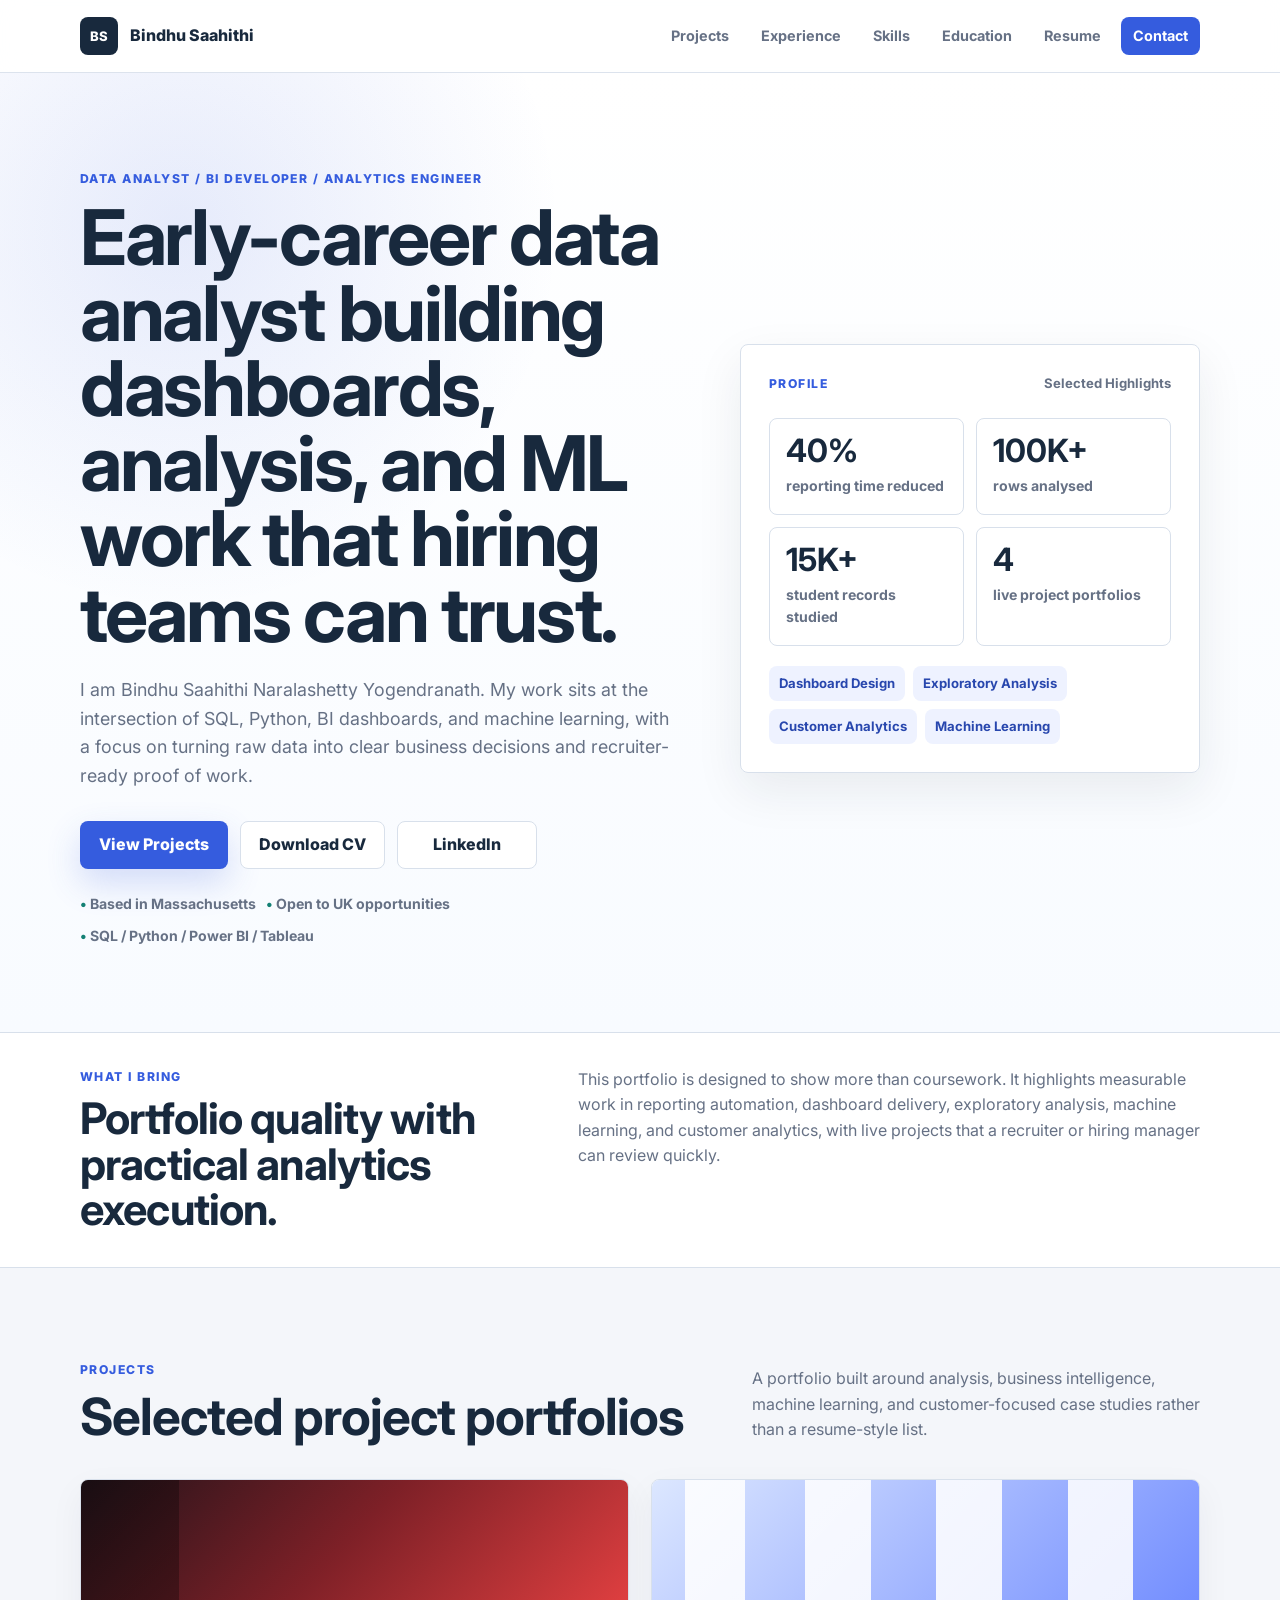
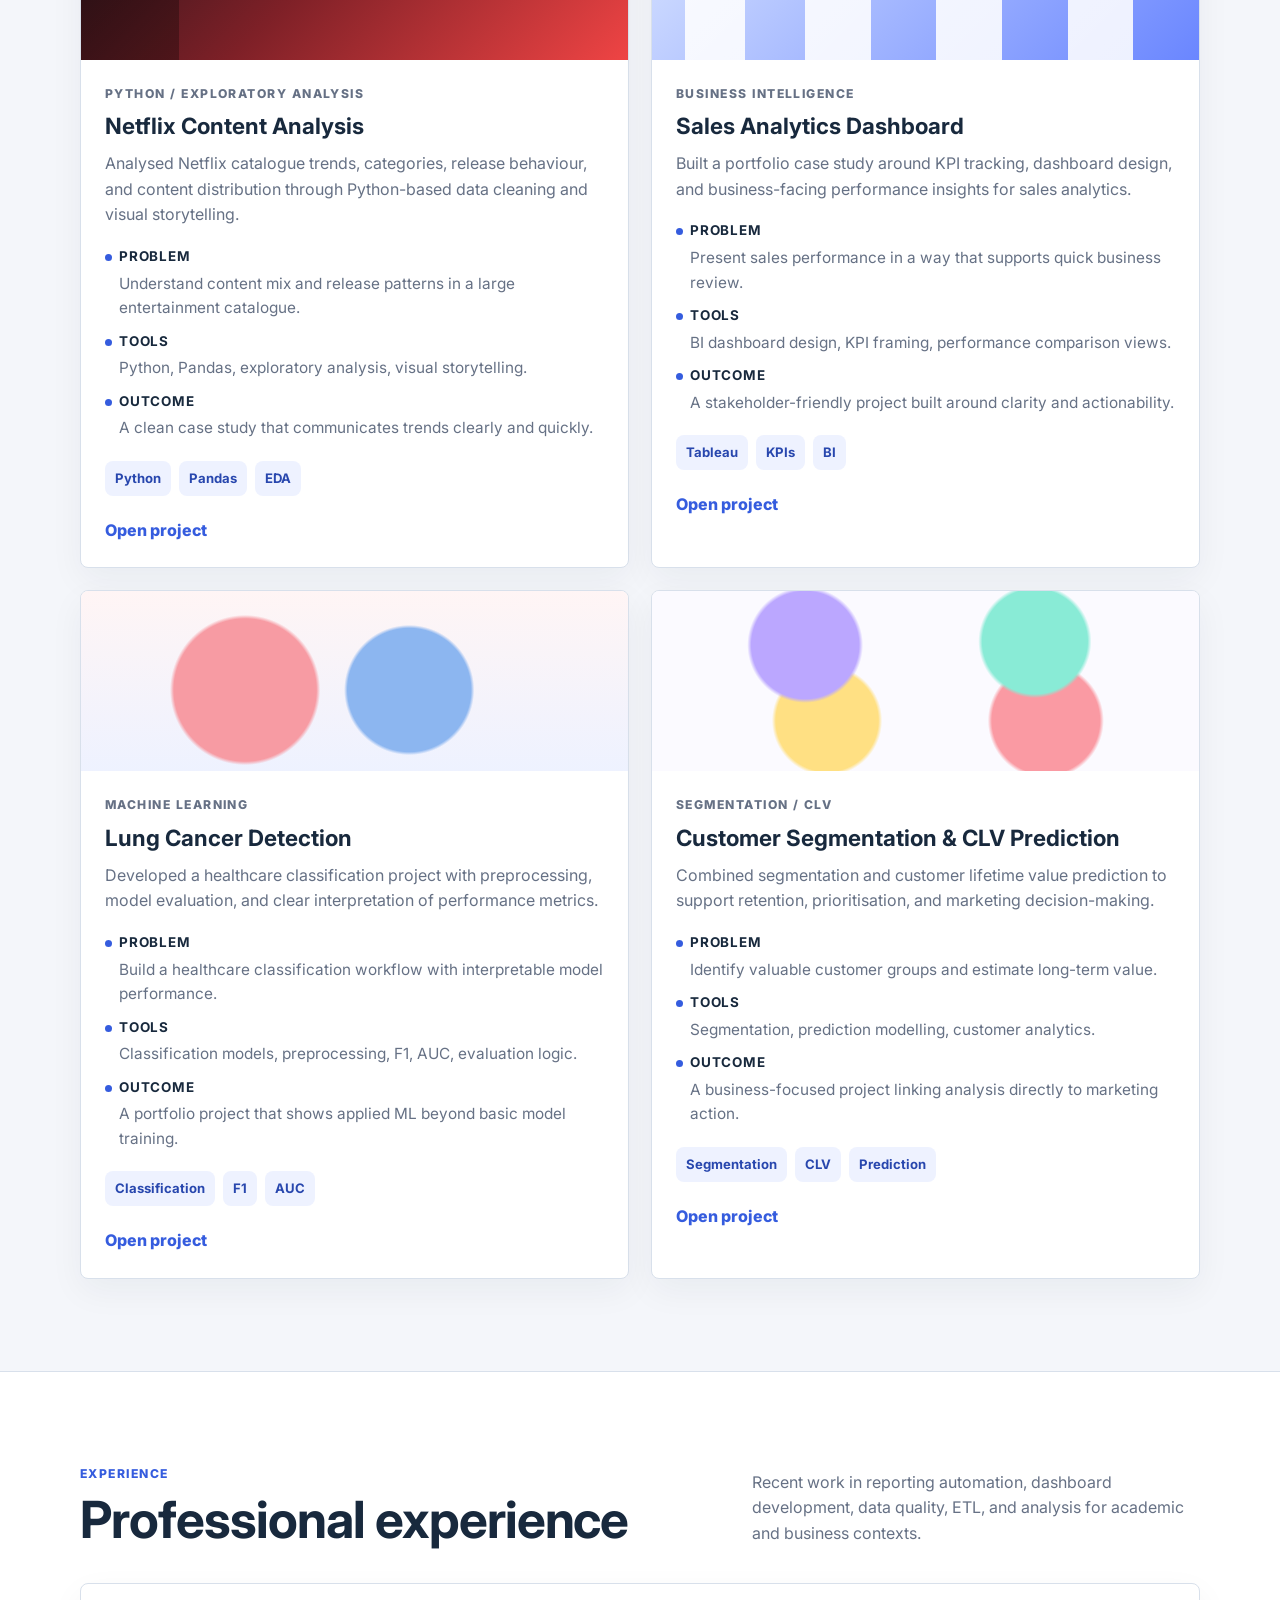
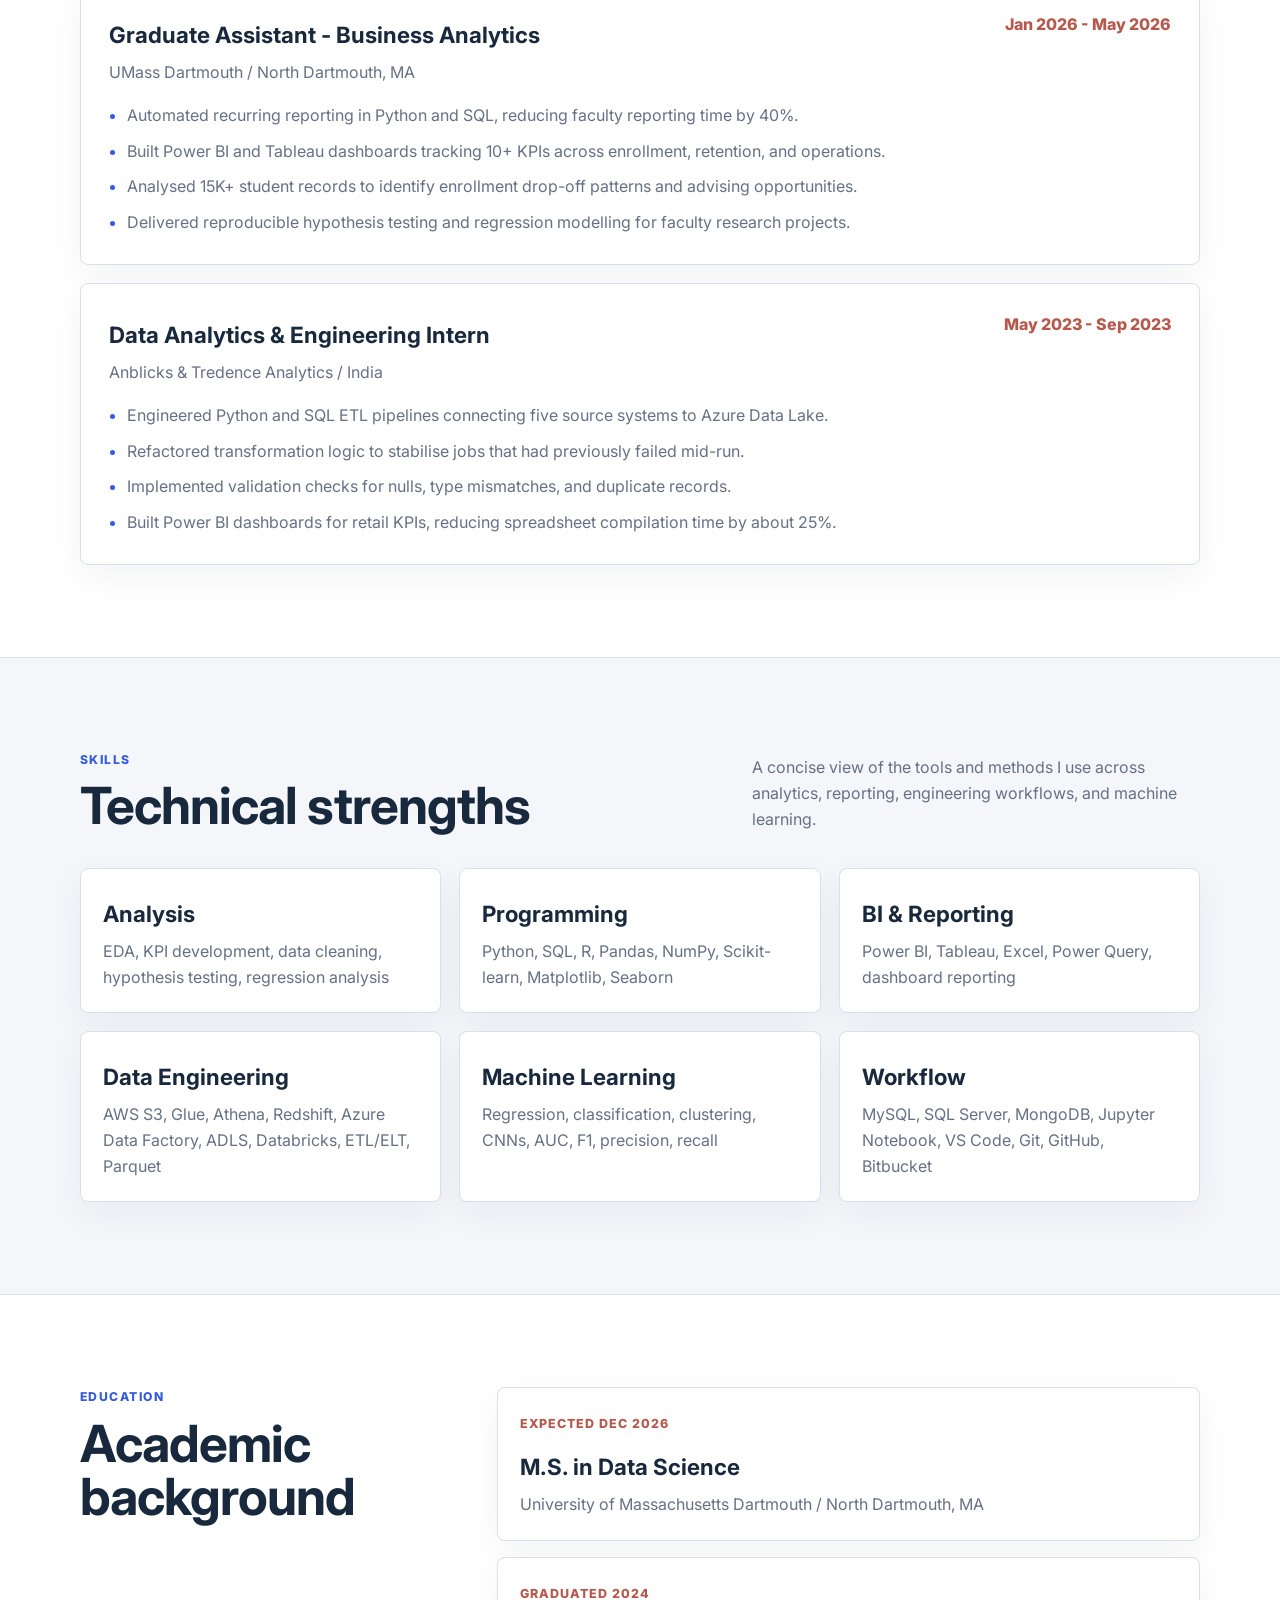
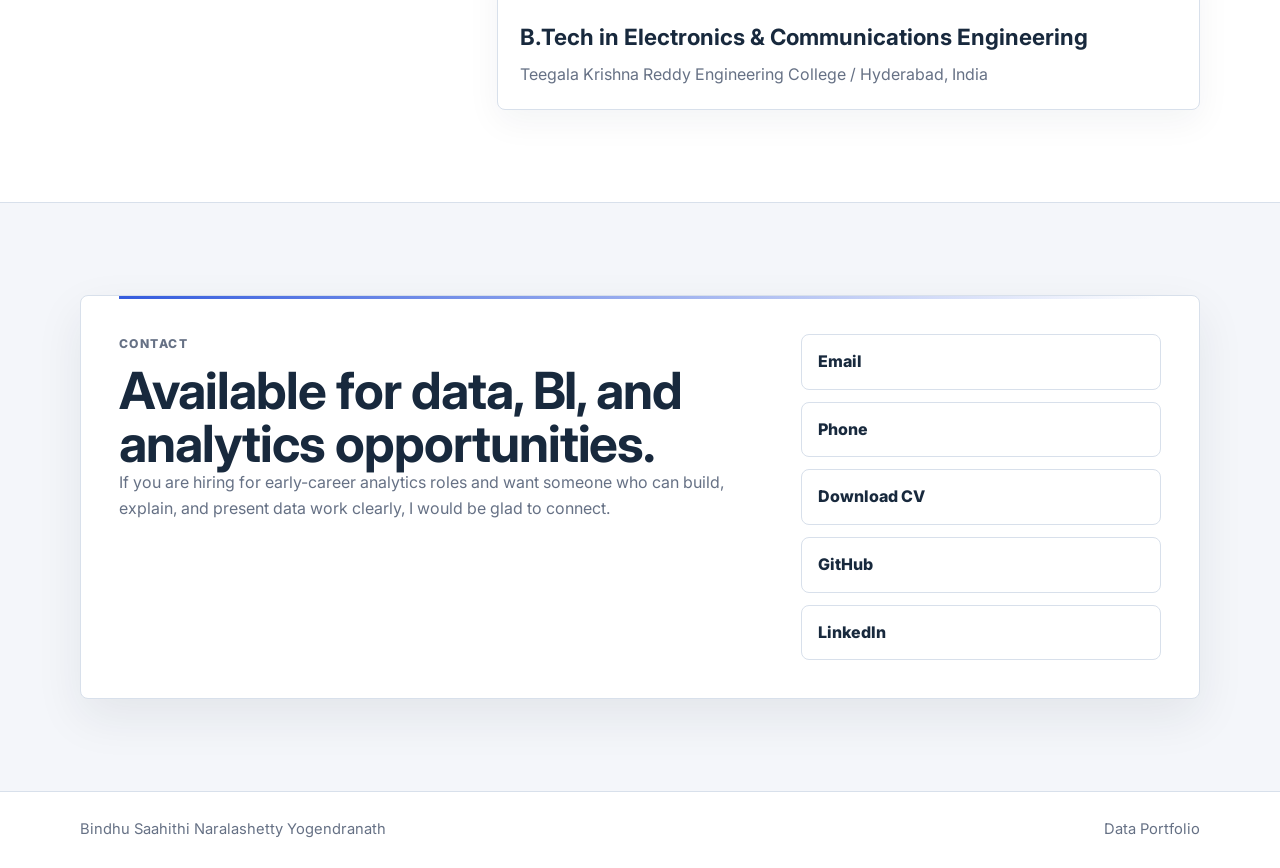
<file: index.html>
<!DOCTYPE html>
<html lang="en">
<head>
  <meta charset="UTF-8" />
  <meta name="viewport" content="width=device-width, initial-scale=1.0" />
  <meta
    name="description"
    content="Portfolio for Bindhu Saahithi Naralashetty Yogendranath, a data analyst focused on BI dashboards, SQL, Python, machine learning, and customer analytics."
  />
  <title>Bindhu Saahithi | Portfolio</title>
  <link rel="preconnect" href="https://fonts.googleapis.com" />
  <link rel="preconnect" href="https://fonts.gstatic.com" crossorigin />
  <link href="https://fonts.googleapis.com/css2?family=Inter:wght@400;500;600;700;800&display=swap" rel="stylesheet" />
  <link rel="stylesheet" href="style.css" />
</head>
<body>
  <header class="site-header">
    <nav class="container nav" aria-label="Primary navigation">
      <a class="brand" href="#top" aria-label="Bindhu Saahithi home">
        <span class="brand-mark">BS</span>
        <span>Bindhu Saahithi</span>
      </a>

      <ul class="nav-links">
        <li><a href="#projects">Projects</a></li>
        <li><a href="#experience">Experience</a></li>
        <li><a href="#skills">Skills</a></li>
        <li><a href="#education">Education</a></li>
        <li><a href="resume.html">Resume</a></li>
        <li><a class="nav-cta" href="#contact">Contact</a></li>
      </ul>
    </nav>
  </header>

  <main id="top">
    <section class="hero">
      <div class="container hero-grid">
        <div class="hero-copy">
          <p class="eyebrow">Data Analyst / BI Developer / Analytics Engineer</p>
          <h1>Early-career data analyst building dashboards, analysis, and ML work that hiring teams can trust.</h1>
          <p class="hero-subtitle">
            I am Bindhu Saahithi Naralashetty Yogendranath. My work sits at the intersection of
            SQL, Python, BI dashboards, and machine learning, with a focus on turning raw data
            into clear business decisions and recruiter-ready proof of work.
          </p>

          <div class="hero-actions">
            <a class="button primary" href="#projects">View Projects</a>
            <a class="button secondary" href="Bindhu_Saahithi_CV.pdf" download>Download CV</a>
            <a class="button secondary" href="https://www.linkedin.com/in/bindhu-saahithi-naralashetty-yogendranath/" target="_blank" rel="noreferrer">LinkedIn</a>
          </div>

          <div class="hero-notes">
            <span>Based in Massachusetts</span>
            <span>Open to UK opportunities</span>
            <span>SQL / Python / Power BI / Tableau</span>
          </div>
        </div>

        <aside class="hero-panel" aria-label="Portfolio summary">
          <div class="hero-panel-top">
            <p class="eyebrow">Profile</p>
            <span>Selected Highlights</span>
          </div>

          <div class="hero-stats">
            <article>
              <strong>40%</strong>
              <span>reporting time reduced</span>
            </article>
            <article>
              <strong>100K+</strong>
              <span>rows analysed</span>
            </article>
            <article>
              <strong>15K+</strong>
              <span>student records studied</span>
            </article>
            <article>
              <strong>4</strong>
              <span>live project portfolios</span>
            </article>
          </div>

          <div class="hero-areas">
            <span>Dashboard Design</span>
            <span>Exploratory Analysis</span>
            <span>Customer Analytics</span>
            <span>Machine Learning</span>
          </div>
        </aside>
      </div>
    </section>

    <section class="intro-band">
      <div class="container intro-grid">
        <div>
          <p class="eyebrow">What I Bring</p>
          <h2>Portfolio quality with practical analytics execution.</h2>
        </div>
        <p>
          This portfolio is designed to show more than coursework. It highlights measurable work in
          reporting automation, dashboard delivery, exploratory analysis, machine learning, and customer
          analytics, with live projects that a recruiter or hiring manager can review quickly.
        </p>
      </div>
    </section>

    <section id="projects" class="section">
      <div class="container">
        <div class="section-head">
          <div>
            <p class="eyebrow">Projects</p>
            <h2>Selected project portfolios</h2>
          </div>
          <p>
            A portfolio built around analysis, business intelligence, machine learning,
            and customer-focused case studies rather than a resume-style list.
          </p>
        </div>

        <div class="project-grid">
          <article class="project-card">
            <div class="project-visual netflix-visual" aria-hidden="true"></div>
            <div class="project-body">
              <p class="project-label">Python / Exploratory Analysis</p>
              <h3>Netflix Content Analysis</h3>
              <p>
                Analysed Netflix catalogue trends, categories, release behaviour, and content distribution
                through Python-based data cleaning and visual storytelling.
              </p>
              <div class="project-points">
                <p><strong>Problem</strong><span>Understand content mix and release patterns in a large entertainment catalogue.</span></p>
                <p><strong>Tools</strong><span>Python, Pandas, exploratory analysis, visual storytelling.</span></p>
                <p><strong>Outcome</strong><span>A clean case study that communicates trends clearly and quickly.</span></p>
              </div>
              <div class="project-tags">
                <span>Python</span>
                <span>Pandas</span>
                <span>EDA</span>
              </div>
              <a href="https://bindhusaahithi.github.io/Netflix-Analysis/" target="_blank" rel="noreferrer">Open project</a>
            </div>
          </article>

          <article class="project-card">
            <div class="project-visual sales-visual" aria-hidden="true"></div>
            <div class="project-body">
              <p class="project-label">Business Intelligence</p>
              <h3>Sales Analytics Dashboard</h3>
              <p>
                Built a portfolio case study around KPI tracking, dashboard design, and business-facing
                performance insights for sales analytics.
              </p>
              <div class="project-points">
                <p><strong>Problem</strong><span>Present sales performance in a way that supports quick business review.</span></p>
                <p><strong>Tools</strong><span>BI dashboard design, KPI framing, performance comparison views.</span></p>
                <p><strong>Outcome</strong><span>A stakeholder-friendly project built around clarity and actionability.</span></p>
              </div>
              <div class="project-tags">
                <span>Tableau</span>
                <span>KPIs</span>
                <span>BI</span>
              </div>
              <a href="https://bindhusaahithi.github.io/Sales-Analytics/" target="_blank" rel="noreferrer">Open project</a>
            </div>
          </article>

          <article class="project-card">
            <div class="project-visual lung-visual" aria-hidden="true"></div>
            <div class="project-body">
              <p class="project-label">Machine Learning</p>
              <h3>Lung Cancer Detection</h3>
              <p>
                Developed a healthcare classification project with preprocessing, model evaluation,
                and clear interpretation of performance metrics.
              </p>
              <div class="project-points">
                <p><strong>Problem</strong><span>Build a healthcare classification workflow with interpretable model performance.</span></p>
                <p><strong>Tools</strong><span>Classification models, preprocessing, F1, AUC, evaluation logic.</span></p>
                <p><strong>Outcome</strong><span>A portfolio project that shows applied ML beyond basic model training.</span></p>
              </div>
              <div class="project-tags">
                <span>Classification</span>
                <span>F1</span>
                <span>AUC</span>
              </div>
              <a href="https://bindhusaahithi.github.io/Lung-cancer-detection/" target="_blank" rel="noreferrer">Open project</a>
            </div>
          </article>

          <article class="project-card">
            <div class="project-visual customer-visual" aria-hidden="true"></div>
            <div class="project-body">
              <p class="project-label">Segmentation / CLV</p>
              <h3>Customer Segmentation & CLV Prediction</h3>
              <p>
                Combined segmentation and customer lifetime value prediction to support retention,
                prioritisation, and marketing decision-making.
              </p>
              <div class="project-points">
                <p><strong>Problem</strong><span>Identify valuable customer groups and estimate long-term value.</span></p>
                <p><strong>Tools</strong><span>Segmentation, prediction modelling, customer analytics.</span></p>
                <p><strong>Outcome</strong><span>A business-focused project linking analysis directly to marketing action.</span></p>
              </div>
              <div class="project-tags">
                <span>Segmentation</span>
                <span>CLV</span>
                <span>Prediction</span>
              </div>
              <a href="https://bindhusaahithi.github.io/Customer-Segmentation-Customer-Lifetime-Value-Prediction/" target="_blank" rel="noreferrer">Open project</a>
            </div>
          </article>
        </div>
      </div>
    </section>

    <section id="experience" class="section section-alt">
      <div class="container">
        <div class="section-head">
          <div>
            <p class="eyebrow">Experience</p>
            <h2>Professional experience</h2>
          </div>
          <p>
            Recent work in reporting automation, dashboard development, data quality, ETL,
            and analysis for academic and business contexts.
          </p>
        </div>

        <div class="experience-list">
          <article class="experience-card">
            <div class="experience-top">
              <div>
                <h3>Graduate Assistant - Business Analytics</h3>
                <p>UMass Dartmouth / North Dartmouth, MA</p>
              </div>
              <span>Jan 2026 - May 2026</span>
            </div>
            <ul>
              <li>Automated recurring reporting in Python and SQL, reducing faculty reporting time by 40%.</li>
              <li>Built Power BI and Tableau dashboards tracking 10+ KPIs across enrollment, retention, and operations.</li>
              <li>Analysed 15K+ student records to identify enrollment drop-off patterns and advising opportunities.</li>
              <li>Delivered reproducible hypothesis testing and regression modelling for faculty research projects.</li>
            </ul>
          </article>

          <article class="experience-card">
            <div class="experience-top">
              <div>
                <h3>Data Analytics & Engineering Intern</h3>
                <p>Anblicks & Tredence Analytics / India</p>
              </div>
              <span>May 2023 - Sep 2023</span>
            </div>
            <ul>
              <li>Engineered Python and SQL ETL pipelines connecting five source systems to Azure Data Lake.</li>
              <li>Refactored transformation logic to stabilise jobs that had previously failed mid-run.</li>
              <li>Implemented validation checks for nulls, type mismatches, and duplicate records.</li>
              <li>Built Power BI dashboards for retail KPIs, reducing spreadsheet compilation time by about 25%.</li>
            </ul>
          </article>
        </div>
      </div>
    </section>

    <section id="skills" class="section">
      <div class="container">
        <div class="section-head">
          <div>
            <p class="eyebrow">Skills</p>
            <h2>Technical strengths</h2>
          </div>
          <p>
            A concise view of the tools and methods I use across analytics, reporting,
            engineering workflows, and machine learning.
          </p>
        </div>

        <div class="skills-grid">
          <article>
            <h3>Analysis</h3>
            <p>EDA, KPI development, data cleaning, hypothesis testing, regression analysis</p>
          </article>
          <article>
            <h3>Programming</h3>
            <p>Python, SQL, R, Pandas, NumPy, Scikit-learn, Matplotlib, Seaborn</p>
          </article>
          <article>
            <h3>BI & Reporting</h3>
            <p>Power BI, Tableau, Excel, Power Query, dashboard reporting</p>
          </article>
          <article>
            <h3>Data Engineering</h3>
            <p>AWS S3, Glue, Athena, Redshift, Azure Data Factory, ADLS, Databricks, ETL/ELT, Parquet</p>
          </article>
          <article>
            <h3>Machine Learning</h3>
            <p>Regression, classification, clustering, CNNs, AUC, F1, precision, recall</p>
          </article>
          <article>
            <h3>Workflow</h3>
            <p>MySQL, SQL Server, MongoDB, Jupyter Notebook, VS Code, Git, GitHub, Bitbucket</p>
          </article>
        </div>
      </div>
    </section>

    <section id="education" class="section section-alt">
      <div class="container education-grid">
        <div class="section-head">
          <div>
            <p class="eyebrow">Education</p>
            <h2>Academic background</h2>
          </div>
        </div>
        <div class="education-list">
          <article>
            <span>Expected Dec 2026</span>
            <h3>M.S. in Data Science</h3>
            <p>University of Massachusetts Dartmouth / North Dartmouth, MA</p>
          </article>
          <article>
            <span>Graduated 2024</span>
            <h3>B.Tech in Electronics & Communications Engineering</h3>
            <p>Teegala Krishna Reddy Engineering College / Hyderabad, India</p>
          </article>
        </div>
      </div>
    </section>

    <section id="contact" class="section">
      <div class="container contact-panel">
        <div>
          <p class="eyebrow">Contact</p>
          <h2>Available for data, BI, and analytics opportunities.</h2>
          <p>
            If you are hiring for early-career analytics roles and want someone who can build,
            explain, and present data work clearly, I would be glad to connect.
          </p>
        </div>
        <div class="contact-links">
          <a href="mailto:bbindhusaahithi@gmail.com">Email</a>
          <a href="tel:+15086173979">Phone</a>
          <a href="Bindhu_Saahithi_CV.pdf" download>Download CV</a>
          <a href="https://github.com/bindhusaahithi" target="_blank" rel="noreferrer">GitHub</a>
          <a href="https://www.linkedin.com/in/bindhu-saahithi-naralashetty-yogendranath/" target="_blank" rel="noreferrer">LinkedIn</a>
        </div>
      </div>
    </section>
  </main>

  <footer class="site-footer">
    <div class="container footer-inner">
      <p>Bindhu Saahithi Naralashetty Yogendranath</p>
      <p>Data Portfolio</p>
    </div>
  </footer>
</body>
</html>
</file>
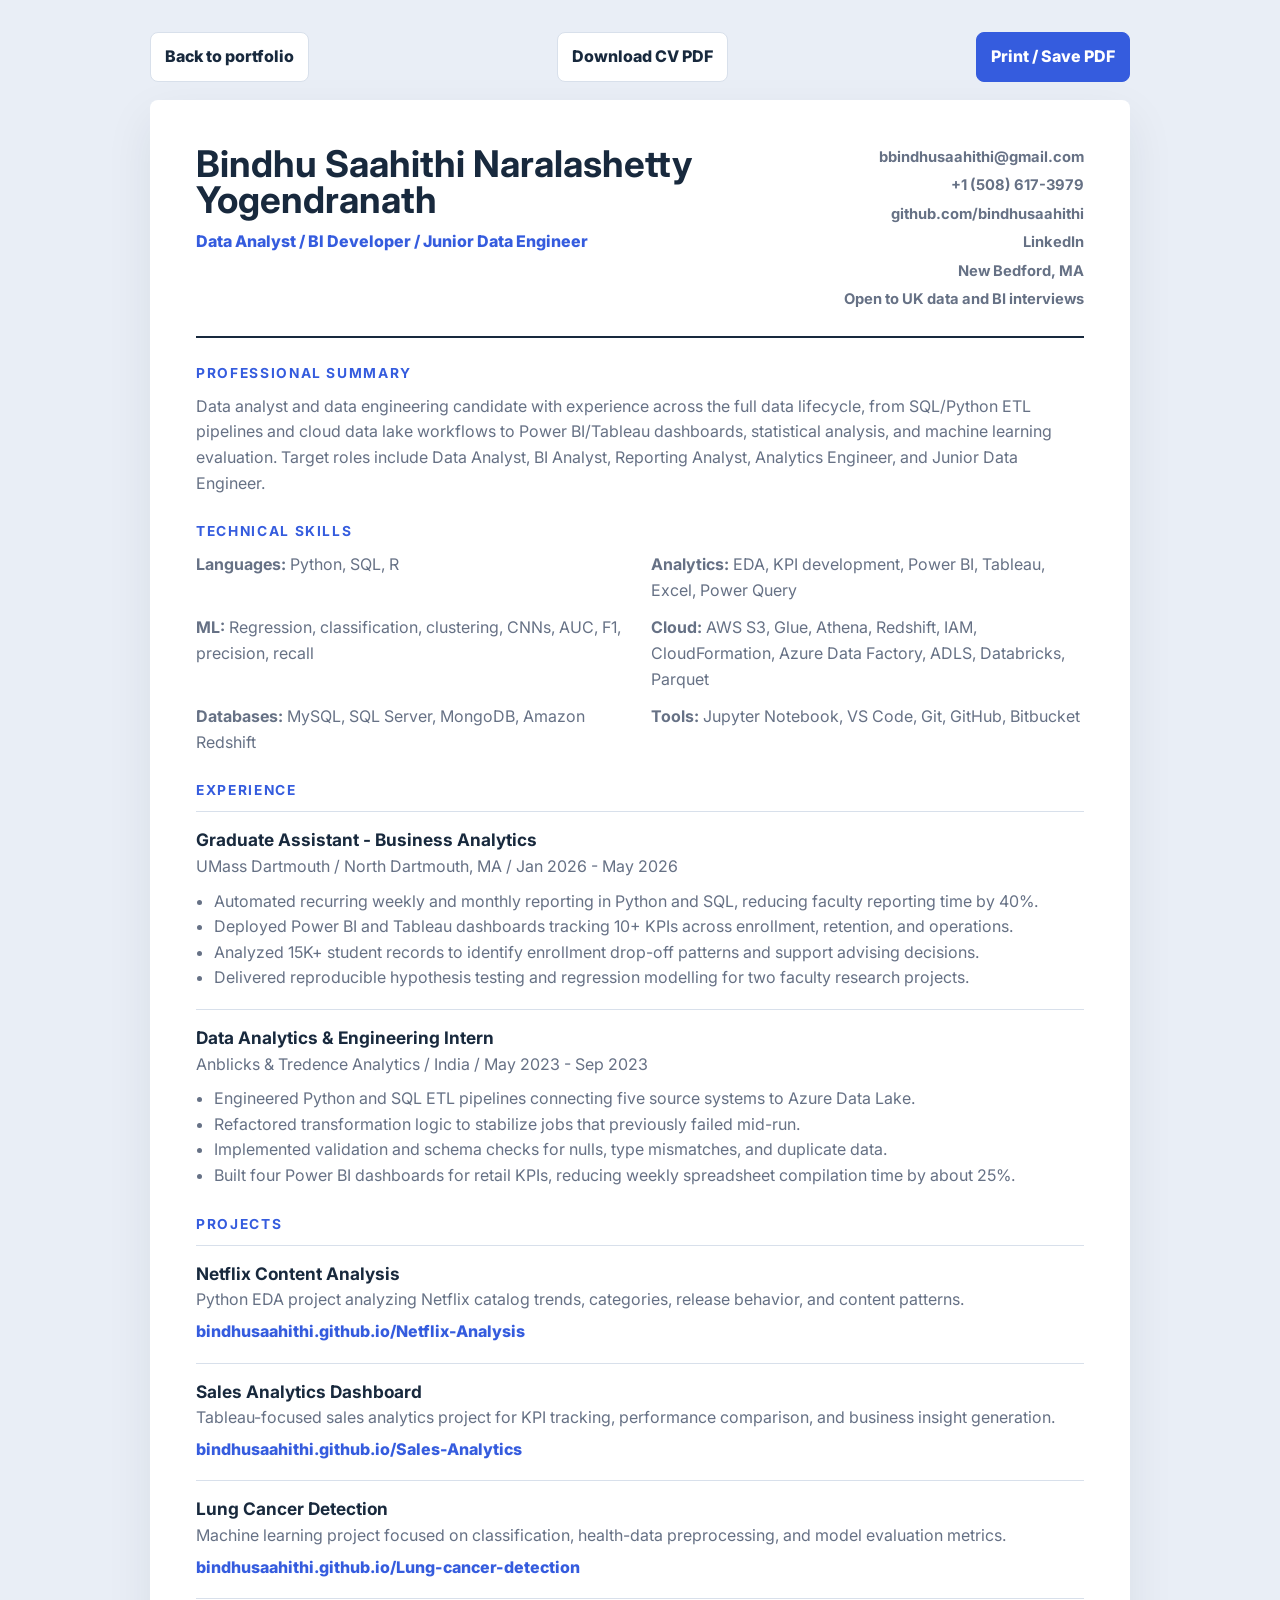
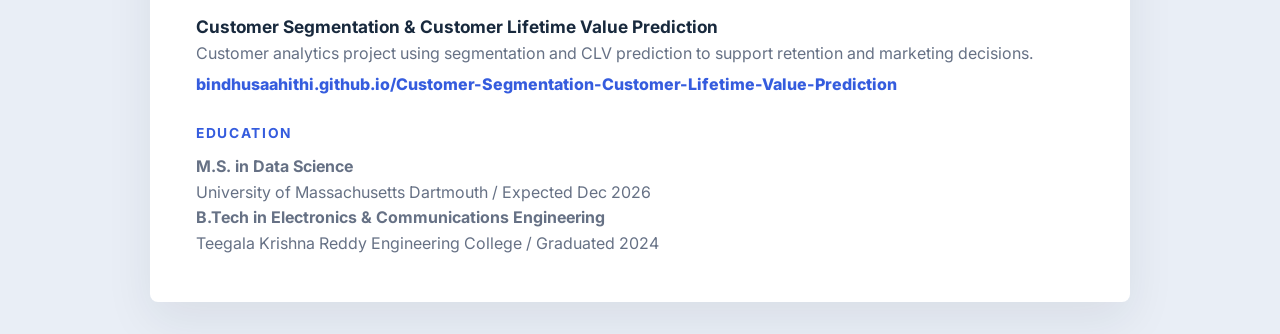
<file: resume.html>
<!DOCTYPE html>
<html lang="en">
<head>
  <meta charset="UTF-8" />
  <meta name="viewport" content="width=device-width, initial-scale=1.0" />
  <title>Bindhu Saahithi | Resume</title>
  <link rel="preconnect" href="https://fonts.googleapis.com" />
  <link rel="preconnect" href="https://fonts.gstatic.com" crossorigin />
  <link href="https://fonts.googleapis.com/css2?family=Inter:wght@400;600;700;800;900&display=swap" rel="stylesheet" />
  <link rel="stylesheet" href="style.css" />
</head>
<body class="resume-body">
  <main class="resume-page">
    <div class="resume-actions">
      <a href="index.html">Back to portfolio</a>
      <a href="Bindhu_Saahithi_CV.pdf" download>Download CV PDF</a>
      <button type="button" onclick="window.print()">Print / Save PDF</button>
    </div>

    <section class="resume-sheet">
      <header class="resume-header">
        <div>
          <h1>Bindhu Saahithi Naralashetty Yogendranath</h1>
          <p>Data Analyst / BI Developer / Junior Data Engineer</p>
        </div>
        <div class="resume-contact">
          <a href="mailto:bbindhusaahithi@gmail.com">bbindhusaahithi@gmail.com</a>
          <a href="tel:+15086173979">+1 (508) 617-3979</a>
          <a href="https://github.com/bindhusaahithi">github.com/bindhusaahithi</a>
          <a href="https://www.linkedin.com/in/bindhu-saahithi-naralashetty-yogendranath/">LinkedIn</a>
          <span>New Bedford, MA</span>
          <span>Open to UK data and BI interviews</span>
        </div>
      </header>

      <section class="resume-block">
        <h2>Professional Summary</h2>
        <p>
          Data analyst and data engineering candidate with experience across the full data lifecycle,
          from SQL/Python ETL pipelines and cloud data lake workflows to Power BI/Tableau dashboards,
          statistical analysis, and machine learning evaluation. Target roles include Data Analyst,
          BI Analyst, Reporting Analyst, Analytics Engineer, and Junior Data Engineer.
        </p>
      </section>

      <section class="resume-block">
        <h2>Technical Skills</h2>
        <div class="resume-skill-grid">
          <p><strong>Languages:</strong> Python, SQL, R</p>
          <p><strong>Analytics:</strong> EDA, KPI development, Power BI, Tableau, Excel, Power Query</p>
          <p><strong>ML:</strong> Regression, classification, clustering, CNNs, AUC, F1, precision, recall</p>
          <p><strong>Cloud:</strong> AWS S3, Glue, Athena, Redshift, IAM, CloudFormation, Azure Data Factory, ADLS, Databricks, Parquet</p>
          <p><strong>Databases:</strong> MySQL, SQL Server, MongoDB, Amazon Redshift</p>
          <p><strong>Tools:</strong> Jupyter Notebook, VS Code, Git, GitHub, Bitbucket</p>
        </div>
      </section>

      <section class="resume-block">
        <h2>Experience</h2>
        <article class="resume-item">
          <div>
            <h3>Graduate Assistant - Business Analytics</h3>
            <span>UMass Dartmouth / North Dartmouth, MA / Jan 2026 - May 2026</span>
          </div>
          <ul>
            <li>Automated recurring weekly and monthly reporting in Python and SQL, reducing faculty reporting time by 40%.</li>
            <li>Deployed Power BI and Tableau dashboards tracking 10+ KPIs across enrollment, retention, and operations.</li>
            <li>Analyzed 15K+ student records to identify enrollment drop-off patterns and support advising decisions.</li>
            <li>Delivered reproducible hypothesis testing and regression modelling for two faculty research projects.</li>
          </ul>
        </article>

        <article class="resume-item">
          <div>
            <h3>Data Analytics & Engineering Intern</h3>
            <span>Anblicks & Tredence Analytics / India / May 2023 - Sep 2023</span>
          </div>
          <ul>
            <li>Engineered Python and SQL ETL pipelines connecting five source systems to Azure Data Lake.</li>
            <li>Refactored transformation logic to stabilize jobs that previously failed mid-run.</li>
            <li>Implemented validation and schema checks for nulls, type mismatches, and duplicate data.</li>
            <li>Built four Power BI dashboards for retail KPIs, reducing weekly spreadsheet compilation time by about 25%.</li>
          </ul>
        </article>
      </section>

      <section class="resume-block">
        <h2>Projects</h2>
        <article class="resume-item compact">
          <h3>Netflix Content Analysis</h3>
          <p>Python EDA project analyzing Netflix catalog trends, categories, release behavior, and content patterns.</p>
          <a href="https://bindhusaahithi.github.io/Netflix-Analysis/">bindhusaahithi.github.io/Netflix-Analysis</a>
        </article>
        <article class="resume-item compact">
          <h3>Sales Analytics Dashboard</h3>
          <p>Tableau-focused sales analytics project for KPI tracking, performance comparison, and business insight generation.</p>
          <a href="https://bindhusaahithi.github.io/Sales-Analytics/">bindhusaahithi.github.io/Sales-Analytics</a>
        </article>
        <article class="resume-item compact">
          <h3>Lung Cancer Detection</h3>
          <p>Machine learning project focused on classification, health-data preprocessing, and model evaluation metrics.</p>
          <a href="https://bindhusaahithi.github.io/Lung-cancer-detection/">bindhusaahithi.github.io/Lung-cancer-detection</a>
        </article>
        <article class="resume-item compact">
          <h3>Customer Segmentation & Customer Lifetime Value Prediction</h3>
          <p>Customer analytics project using segmentation and CLV prediction to support retention and marketing decisions.</p>
          <a href="https://bindhusaahithi.github.io/Customer-Segmentation-Customer-Lifetime-Value-Prediction/">bindhusaahithi.github.io/Customer-Segmentation-Customer-Lifetime-Value-Prediction</a>
        </article>
      </section>

      <section class="resume-block">
        <h2>Education</h2>
        <p><strong>M.S. in Data Science</strong><br />University of Massachusetts Dartmouth / Expected Dec 2026</p>
        <p><strong>B.Tech in Electronics & Communications Engineering</strong><br />Teegala Krishna Reddy Engineering College / Graduated 2024</p>
      </section>
    </section>
  </main>
</body>
</html>
</file>
<file: style.css>
:root {
  --ink: #152235;
  --muted: #667185;
  --soft: #f4f6fa;
  --paper: #ffffff;
  --line: #d8e0eb;
  --navy: #18293d;
  --blue: #355cde;
  --blue-dark: #2847ae;
  --teal: #138074;
  --rose: #b6594c;
  --gold: #bc8325;
  --violet: #6a64d8;
  --shadow: 0 18px 48px rgba(21, 34, 53, 0.08);
}

* {
  box-sizing: border-box;
  margin: 0;
  padding: 0;
}

html {
  scroll-behavior: smooth;
}

body {
  background: var(--soft);
  color: var(--ink);
  font-family: "Inter", Arial, sans-serif;
  line-height: 1.6;
}

a {
  color: inherit;
  text-decoration: none;
}

.container {
  width: min(1120px, calc(100% - 40px));
  margin: 0 auto;
}

.site-header {
  position: sticky;
  top: 0;
  z-index: 20;
  border-bottom: 1px solid rgba(216, 224, 235, 0.88);
  background: rgba(255, 255, 255, 0.92);
  backdrop-filter: blur(14px);
}

.nav {
  display: flex;
  min-height: 72px;
  align-items: center;
  justify-content: space-between;
  gap: 20px;
}

.brand {
  display: inline-flex;
  align-items: center;
  gap: 12px;
  color: var(--navy);
  font-weight: 800;
}

.brand-mark {
  display: grid;
  width: 38px;
  height: 38px;
  place-items: center;
  border-radius: 8px;
  background: var(--navy);
  color: #ffffff;
  font-size: 0.82rem;
}

.nav-links {
  display: flex;
  align-items: center;
  gap: 8px;
  list-style: none;
}

.nav-links a {
  display: inline-flex;
  min-height: 38px;
  align-items: center;
  border-radius: 8px;
  color: var(--muted);
  font-size: 0.9rem;
  font-weight: 700;
  padding: 0 12px;
}

.nav-links a:hover {
  background: #edf2ff;
  color: var(--blue);
}

.nav-cta {
  background: var(--blue);
  color: #ffffff !important;
}

.hero {
  background:
    radial-gradient(circle at 14% 16%, rgba(53, 92, 222, 0.12), transparent 28%),
    linear-gradient(180deg, #ffffff 0%, #f8fbff 100%);
  border-bottom: 1px solid var(--line);
  padding: 96px 0 84px;
}

.hero-grid {
  display: grid;
  grid-template-columns: minmax(0, 1.05fr) minmax(320px, 0.8fr);
  gap: 56px;
  align-items: center;
}

.eyebrow,
.project-label {
  color: var(--blue);
  font-size: 0.76rem;
  font-weight: 800;
  letter-spacing: 0.12em;
  text-transform: uppercase;
}

.hero h1 {
  color: var(--navy);
  font-size: clamp(2.8rem, 6vw, 5rem);
  letter-spacing: -0.03em;
  line-height: 0.98;
  margin-top: 12px;
}

.hero-subtitle {
  color: var(--muted);
  font-size: 1.12rem;
  max-width: 720px;
  margin: 24px 0 30px;
}

.hero-actions {
  display: flex;
  flex-wrap: wrap;
  gap: 12px;
}

.button {
  display: inline-flex;
  min-width: 140px;
  min-height: 48px;
  align-items: center;
  justify-content: center;
  border: 1px solid transparent;
  border-radius: 8px;
  font-weight: 800;
  padding: 0 18px;
}

.button.primary {
  background: var(--blue);
  box-shadow: 0 14px 34px rgba(53, 92, 222, 0.2);
  color: #ffffff;
}

.button.secondary {
  border-color: var(--line);
  background: #ffffff;
  color: var(--navy);
}

.hero-notes {
  display: flex;
  flex-wrap: wrap;
  gap: 10px;
  margin-top: 24px;
}

.hero-notes span {
  color: var(--muted);
  font-size: 0.88rem;
  font-weight: 700;
}

.hero-notes span::before {
  color: var(--teal);
  content: "• ";
}

.hero-panel {
  border: 1px solid var(--line);
  border-radius: 8px;
  background: rgba(255, 255, 255, 0.94);
  box-shadow: var(--shadow);
  padding: 28px;
}

.intro-band {
  border-bottom: 1px solid var(--line);
  background: #ffffff;
  padding: 34px 0;
}

.intro-grid {
  display: grid;
  grid-template-columns: minmax(0, 0.85fr) minmax(320px, 1.15fr);
  gap: 38px;
  align-items: start;
}

.intro-grid h2 {
  color: var(--navy);
  font-size: clamp(1.8rem, 3.4vw, 2.8rem);
  letter-spacing: -0.02em;
  line-height: 1.05;
  margin-top: 10px;
}

.intro-grid p:last-child {
  color: var(--muted);
  font-size: 1rem;
}

.hero-panel-top {
  display: flex;
  align-items: center;
  justify-content: space-between;
  gap: 14px;
}

.hero-panel-top span {
  color: var(--muted);
  font-size: 0.82rem;
  font-weight: 700;
}

.hero-stats {
  display: grid;
  grid-template-columns: repeat(2, minmax(0, 1fr));
  gap: 12px;
  margin: 24px 0 20px;
}

.hero-stats article {
  border: 1px solid var(--line);
  border-radius: 8px;
  background: #ffffff;
  padding: 16px;
}

.hero-stats strong {
  display: block;
  color: var(--navy);
  font-size: 2rem;
  line-height: 1;
  margin-bottom: 8px;
}

.hero-stats span {
  color: var(--muted);
  display: block;
  font-size: 0.88rem;
  font-weight: 700;
}

.hero-areas {
  display: flex;
  flex-wrap: wrap;
  gap: 8px;
}

.hero-areas span,
.project-tags span {
  border-radius: 8px;
  background: #eef2ff;
  color: var(--blue-dark);
  font-size: 0.82rem;
  font-weight: 700;
  padding: 7px 10px;
}

.section {
  padding: 92px 0;
}

.section-alt {
  border-block: 1px solid var(--line);
  background: #ffffff;
}

.section-head {
  display: grid;
  grid-template-columns: minmax(0, 0.88fr) minmax(260px, 0.62fr);
  gap: 36px;
  align-items: end;
  margin-bottom: 36px;
}

.section-head h2,
.contact-panel h2 {
  color: var(--navy);
  font-size: clamp(2rem, 4vw, 3.4rem);
  letter-spacing: -0.02em;
  line-height: 1.04;
  margin-top: 10px;
}

.section-head p:not(.eyebrow),
.contact-panel p {
  color: var(--muted);
}

.project-grid {
  display: grid;
  grid-template-columns: repeat(2, minmax(0, 1fr));
  gap: 22px;
}

.project-card,
.experience-card,
.skills-grid article,
.education-list article {
  overflow: hidden;
  border: 1px solid var(--line);
  border-radius: 8px;
  background: var(--paper);
  box-shadow: 0 12px 34px rgba(21, 34, 53, 0.05);
  transition: transform 160ms ease, box-shadow 160ms ease, border-color 160ms ease;
}

.project-card:hover,
.experience-card:hover,
.skills-grid article:hover,
.education-list article:hover {
  border-color: rgba(53, 92, 222, 0.24);
  box-shadow: var(--shadow);
  transform: translateY(-2px);
}

.project-visual {
  min-height: 180px;
}

.netflix-visual {
  background:
    linear-gradient(90deg, rgba(0, 0, 0, 0.3) 0 18%, transparent 18% 100%),
    linear-gradient(135deg, #22131a, #7e2027 45%, #ef4444);
}

.sales-visual {
  background:
    linear-gradient(90deg, transparent 6%, rgba(255, 255, 255, 0.88) 6% 17%, transparent 17% 28%, rgba(255, 255, 255, 0.88) 28% 40%, transparent 40% 52%, rgba(255, 255, 255, 0.88) 52% 64%, transparent 64% 76%, rgba(255, 255, 255, 0.88) 76% 88%, transparent 88%),
    linear-gradient(135deg, #dce7ff, #6a86ff);
}

.lung-visual {
  background:
    radial-gradient(circle at 30% 55%, #f79ba3 0 18%, transparent 19%),
    radial-gradient(circle at 60% 55%, #8cb6f0 0 18%, transparent 19%),
    linear-gradient(180deg, #fff5f5, #eef2ff);
}

.customer-visual {
  background:
    radial-gradient(circle at 28% 30%, #bba7ff 0 13%, transparent 14%),
    radial-gradient(circle at 70% 28%, #89ebd6 0 13%, transparent 14%),
    radial-gradient(circle at 32% 72%, #ffe083 0 13%, transparent 14%),
    radial-gradient(circle at 72% 72%, #fa9aa3 0 13%, transparent 14%),
    #fbfaff;
}

.project-body {
  padding: 24px;
}

.project-body h3,
.experience-card h3,
.skills-grid h3,
.education-list h3 {
  color: var(--navy);
  font-size: 1.4rem;
  line-height: 1.16;
  margin: 10px 0 12px;
}

.project-body p,
.experience-card p,
.experience-card li,
.skills-grid p,
.education-list p {
  color: var(--muted);
}

.project-points {
  display: grid;
  gap: 10px;
  margin: 18px 0 20px;
}

.project-points p {
  display: grid;
  gap: 4px;
  padding-left: 14px;
  position: relative;
}

.project-points p::before {
  background: var(--blue);
  border-radius: 999px;
  content: "";
  height: 7px;
  left: 0;
  position: absolute;
  top: 8px;
  width: 7px;
}

.project-points strong {
  color: var(--navy);
  font-size: 0.84rem;
  letter-spacing: 0.06em;
  text-transform: uppercase;
}

.project-points span {
  color: var(--muted);
  display: block;
  font-size: 0.96rem;
}

.project-tags {
  display: flex;
  flex-wrap: wrap;
  gap: 8px;
  margin: 20px 0 22px;
}

.project-body a {
  color: var(--blue);
  font-weight: 800;
}

.experience-list {
  display: grid;
  gap: 18px;
}

.experience-card {
  padding: 28px;
}

.experience-top {
  display: flex;
  align-items: flex-start;
  justify-content: space-between;
  gap: 20px;
  margin-bottom: 18px;
}

.experience-top span {
  color: var(--rose);
  flex: 0 0 auto;
  font-weight: 800;
}

.experience-card ul {
  display: grid;
  gap: 10px;
  padding-left: 18px;
}

.experience-card li::marker {
  color: var(--blue);
}

.skills-grid {
  display: grid;
  grid-template-columns: repeat(3, minmax(0, 1fr));
  gap: 18px;
}

.skills-grid article,
.education-list article {
  padding: 22px;
}

.education-grid {
  display: grid;
  grid-template-columns: minmax(240px, 0.7fr) minmax(0, 1.3fr);
  gap: 38px;
  align-items: start;
}

.education-list {
  display: grid;
  gap: 16px;
}

.education-list span {
  display: inline-flex;
  color: var(--rose);
  font-size: 0.78rem;
  font-weight: 800;
  letter-spacing: 0.08em;
  margin-bottom: 10px;
  text-transform: uppercase;
}

.contact-panel {
  display: grid;
  grid-template-columns: minmax(0, 1fr) 360px;
  gap: 34px;
  align-items: start;
  border: 1px solid var(--line);
  border-radius: 8px;
  background: #ffffff;
  box-shadow: var(--shadow);
  padding: 38px;
  position: relative;
}

.contact-panel::before {
  background: linear-gradient(90deg, var(--blue), rgba(53, 92, 222, 0));
  content: "";
  height: 3px;
  left: 38px;
  position: absolute;
  right: 38px;
  top: 0;
}

.contact-links {
  display: grid;
  gap: 12px;
}

.contact-links a {
  border: 1px solid var(--line);
  border-radius: 8px;
  background: #ffffff;
  color: var(--navy);
  font-weight: 800;
  padding: 14px 16px;
}

.site-footer {
  border-top: 1px solid var(--line);
  background: #ffffff;
  padding: 26px 0;
}

.footer-inner {
  display: flex;
  justify-content: space-between;
  gap: 18px;
  color: var(--muted);
  font-size: 0.92rem;
}

.resume-body {
  background: #e9eef6;
}

.resume-page {
  min-height: 100vh;
  padding: 32px 18px;
}

.resume-actions {
  display: flex;
  justify-content: space-between;
  gap: 12px;
  max-width: 980px;
  margin: 0 auto 18px;
}

.resume-actions a,
.resume-actions button {
  border: 1px solid var(--line);
  border-radius: 8px;
  background: #ffffff;
  color: var(--navy);
  cursor: pointer;
  font: inherit;
  font-weight: 800;
  padding: 11px 14px;
}

.resume-actions button {
  background: var(--blue);
  border-color: var(--blue);
  color: #ffffff;
}

.resume-sheet {
  max-width: 980px;
  margin: 0 auto;
  border-radius: 8px;
  background: #ffffff;
  box-shadow: var(--shadow);
  padding: 46px;
}

.resume-header {
  display: grid;
  grid-template-columns: 1fr 260px;
  gap: 30px;
  border-bottom: 2px solid var(--navy);
  padding-bottom: 24px;
}

.resume-header h1 {
  color: var(--navy);
  font-size: 2.3rem;
  line-height: 1;
}

.resume-header p {
  color: var(--blue);
  font-weight: 800;
  margin-top: 10px;
}

.resume-contact {
  display: grid;
  gap: 5px;
  color: var(--muted);
  font-size: 0.92rem;
  font-weight: 700;
  text-align: right;
}

.resume-block {
  margin-top: 24px;
}

.resume-block h2 {
  color: var(--blue);
  font-size: 0.86rem;
  letter-spacing: 0.12em;
  margin-bottom: 10px;
  text-transform: uppercase;
}

.resume-skill-grid,
.resume-two-col {
  display: grid;
  grid-template-columns: repeat(2, minmax(0, 1fr));
  gap: 12px 22px;
}

.resume-item {
  border-top: 1px solid var(--line);
  padding-top: 14px;
}

.resume-item + .resume-item {
  margin-top: 18px;
}

.resume-item h3 {
  color: var(--navy);
  font-size: 1.08rem;
}

.resume-item span,
.resume-block p,
.resume-item ul,
.resume-item.compact p {
  color: var(--muted);
}

.resume-item ul {
  margin-top: 9px;
  padding-left: 18px;
}

.resume-item a {
  color: var(--blue);
  display: inline-flex;
  font-weight: 800;
  margin-top: 6px;
}

@media (max-width: 980px) {
  .hero-grid,
  .intro-grid,
  .section-head,
  .education-grid,
  .contact-panel {
    grid-template-columns: 1fr;
  }

  .project-grid,
  .skills-grid {
    grid-template-columns: repeat(2, minmax(0, 1fr));
  }
}

@media (max-width: 720px) {
  .container {
    width: min(100% - 28px, 1120px);
  }

  .nav {
    align-items: flex-start;
    flex-direction: column;
    padding: 14px 0;
  }

  .nav-links {
    flex-wrap: wrap;
  }

  .hero,
  .section {
    padding: 58px 0;
  }

  .hero-actions,
  .hero-notes,
  .experience-top,
  .footer-inner {
    flex-direction: column;
  }

  .button {
    width: 100%;
  }

  .hero-stats,
  .project-grid,
  .skills-grid,
  .resume-header,
  .resume-skill-grid,
  .resume-two-col {
    grid-template-columns: 1fr;
  }

  .contact-panel,
  .resume-sheet {
    padding: 26px;
  }

  .resume-contact {
    text-align: left;
  }

  .resume-actions {
    flex-direction: column;
  }
}

@media print {
  body {
    background: #ffffff;
  }

  .resume-actions {
    display: none;
  }

  .resume-page {
    padding: 0;
  }

  .resume-sheet {
    box-shadow: none;
    max-width: none;
    padding: 0;
  }
}
</file>
